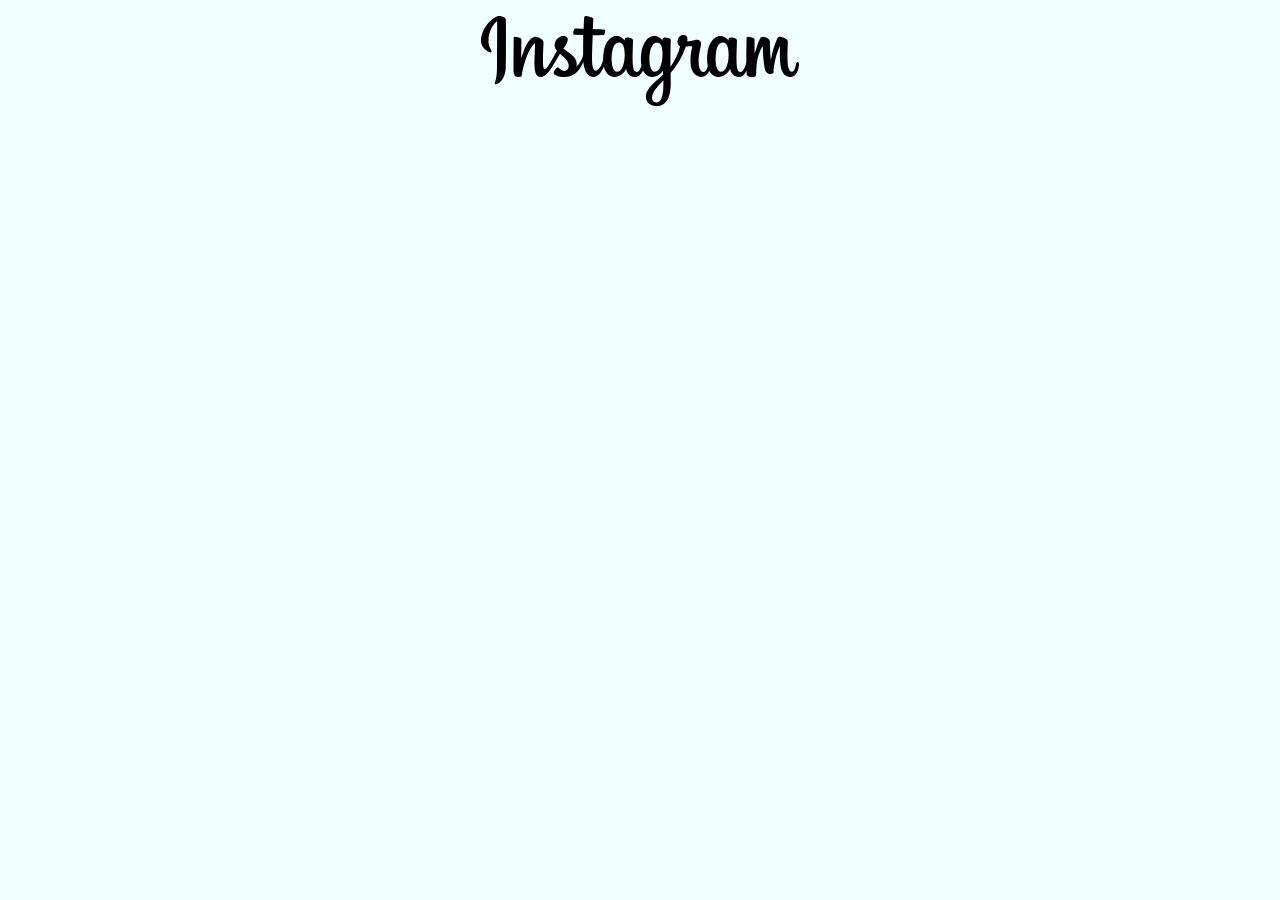
<file: instagram/index.html>
<!DOCTYPE html>
<html lang="en">
  <head>
    <meta charset="UTF-8" />
    <meta name="viewport" content="width=device-width, initial-scale=1.0" />
    <title>Frank GP Developer</title>
    <!-- <link rel="stylesheet" href="https://frank-gp.github.io/icon/icomoon/style.css" /> -->
    <link rel="stylesheet" href="icon-svg.css" />
  </head>
  <body>
    <!-- <script src="https://frank-gp.github.io/lib/js/console_in_dom.js"></script> -->
    <!-- <section id="consoleLog"></section> -->
    <template>
      <i class="icon-instagram"></i>
    </template>
    <style>
      body {
        margin: 0;
        padding: 0;
        max-width: 50rem;
        margin: auto;
        text-align: center;
        font-family: "Franklin Gothic Medium", "Arial Narrow", Arial, sans-serif;
        background-color: azure;
        color: indigo;
      }
      img {
        width: calc(100%);
        height: auto;
        aspect-ratio: 1/1;
        object-fit: cover;
      }
      .mainContainer {
        display: grid;
        grid-template-columns: repeat(3, 1fr); /* Creates three equal columns */
        gap: 0.1em; /* Adjust the gap between images */
      }
      .imgContainer {
        position: relative;
        display: flex;
        flex-wrap: wrap;
      }
      .icon-instagram,
      .icon-shopping-cart {
        position: absolute;
        /* opacity: 0; */
        opacity: 0.5;
        color: white;
        text-decoration: none;
        right: 5%;
        /* font-size: 2em; */
        /* font-size: 100%; */
        /*  */
        /* width: 14%; */
        filter: invert();
      }

      .imgContainer:hover::before {
        content: "";
        inset: 0;
        width: 100%;
        background-color: #2228;
        background: linear-gradient(45deg, #fff0, #0008);
        /* z-index: 2; */
        position: absolute;
      }
      .imgContainer:hover .icon-instagram,
      .imgContainer:hover .icon-shopping-cart {
        position: absolute;
        opacity: 0.7;
        /* background-color: #000; */
        /* filter: initial; */
      }
      [class^="icon-"] {
        padding: 0.2em;
      }
      .imgContainer [class^="icon-"]:hover {
        /* filter: initial; */
        opacity: 1;

        /* background-color: #fff; */
        /* border-radius: 0.4em; */
      }
      .icon-instagram {
        top: 5%;
      }
      .icon-shopping-cart {
        top: 20%;
        /* width: 10%; */
      }
      svg {
        margin: 1em;
      }
      .title {
        position: absolute;
        right: 1em;
        bottom: 0;
        color: white;
        font-size: 2.5vw;
        text-transform: capitalize;
      }
      @media (min-width: 40rem) {
.title{
  font-size: 1em;
}
      }
    </style>
    <!-- <h1>Instagram feed</h1> -->
    <svg width="20em" viewBox="0 0 103 29" fill="none" xmlns="http://www.w3.org/2000/svg">
      <path
        fill-rule="evenodd"
        clip-rule="evenodd"
        d="M5.57122 0.0997054C3.46872 0.978768 1.16684 3.45283 0.441845 6.56127C-0.48253 10.4944 3.35091 12.1528 3.6681 11.6091C4.0306 10.9747 2.97935 10.7572 2.76185 8.70908C2.48997 6.08095 3.71341 3.12658 5.25403 1.83971C5.54403 1.59502 5.52591 1.93033 5.52591 2.54658L5.47153 15.651C5.47153 18.4603 5.35372 19.3394 5.14528 20.2185C4.93684 21.1066 4.60153 21.7047 4.84622 21.9403C5.13622 22.1941 6.36872 21.5778 7.07559 20.581C7.88326 19.349 8.3031 17.9033 8.28091 16.4303C8.34435 14.5635 8.33528 11.6 8.34435 9.91439C8.34435 8.37377 8.37153 3.83346 8.31716 1.10564C8.29903 0.435018 6.44122 -0.262795 5.57122 0.108768V0.0997054ZM80.0015 13.2222C79.9726 14.3979 79.7011 15.5549 79.204 16.6206C78.4337 18.1794 76.8206 18.6597 76.1318 16.4213C75.7693 15.2069 75.7422 13.1678 76.014 11.4641C76.2859 9.7422 77.0472 8.42814 78.3068 8.54596C79.5575 8.66377 80.1375 10.2678 80.0015 13.2222ZM59.0218 22.2666C59.0037 24.6863 58.6231 26.8069 57.8075 27.4322C56.6384 28.3022 55.0887 27.6406 55.4059 25.8735C55.6868 24.3147 57.0372 22.7197 59.0309 20.7622L59.0218 22.2666ZM58.7047 13.2041C58.6516 14.3823 58.3813 15.5407 57.9072 16.6206C57.1368 18.1794 55.5147 18.6597 54.835 16.4213C54.3818 14.8897 54.4906 12.9141 54.7172 11.6635C55.0162 10.0503 55.7322 8.54596 57.01 8.54596C58.2606 8.54596 58.8768 9.90533 58.7047 13.2041ZM46.5518 13.186C46.5289 14.3759 46.2605 15.5483 45.7634 16.6297C44.9659 18.1703 43.38 18.6597 42.6822 16.4213C42.1837 14.8172 42.3559 12.615 42.5643 11.4369C42.8725 9.66971 43.6518 8.42814 44.8572 8.53689C46.1078 8.66377 46.7059 10.2588 46.5518 13.186ZM102.241 14.8263C101.942 14.8263 101.797 15.1435 101.688 15.6691C101.289 17.4997 100.872 17.9166 100.329 17.9166C99.7306 17.9166 99.1869 17.0103 99.0419 15.1978C98.9331 13.766 98.9512 11.1378 99.0962 8.51877C99.1234 7.98408 98.9693 7.45845 97.5284 6.93283C96.9122 6.70627 96.0059 6.37095 95.5618 7.45845C94.6644 9.52767 94.0311 11.7016 93.6768 13.9291C93.6768 13.9835 93.6043 13.9925 93.5862 13.8747C93.5228 13.0863 93.3506 11.6453 93.3325 8.62752C93.3325 8.03846 93.2056 7.54002 92.5531 7.13221C92.1272 6.86033 90.8493 6.39814 90.3781 6.95096C89.9884 7.40408 89.5262 8.64564 89.0459 10.1047L88.3753 12.0985L88.3843 7.67596C88.3843 7.22283 88.0762 7.06877 87.9765 7.04158C87.4448 6.87758 86.8986 6.76529 86.3453 6.70627C85.9103 6.70627 85.8015 6.95095 85.8015 7.31345C85.8015 7.35877 85.729 11.5275 85.729 14.4456V14.8625C85.4843 16.2038 84.6959 18.0253 83.835 18.0253C82.974 18.0253 82.5662 17.2641 82.5662 13.7841C82.5662 11.7541 82.6297 10.875 82.6568 9.40689C82.675 8.55502 82.7112 7.91158 82.7112 7.76658C82.7022 7.31345 81.9228 7.08689 81.5603 6.99627C81.1978 6.91471 80.8715 6.87845 80.6268 6.89658C80.2643 6.9147 80.0197 7.14127 80.0197 7.45845V7.95689C79.6285 7.33828 79.0463 6.86418 78.3612 6.60658C77.0562 6.21689 75.6968 6.56127 74.6728 7.99314C73.7888 9.25758 73.2685 10.7402 73.1684 12.2797C73.0234 13.6391 73.0778 15.0075 73.3225 16.1766C73.0234 17.4816 72.4525 18.0253 71.8362 18.0253C70.939 18.0253 70.2956 16.5572 70.3681 14.0378C70.4225 12.3703 70.7487 11.2013 71.1112 9.51564C71.2653 8.79064 71.1475 8.42814 70.8303 8.06564C70.5403 7.73033 69.924 7.55814 69.0268 7.76658C68.3925 7.91158 67.4862 8.07471 66.6706 8.19252C66.6706 8.19252 66.7159 8.0022 66.7612 7.64877C66.9697 5.80908 64.9669 5.95408 64.3234 6.54314C63.9428 6.89658 63.689 7.30439 63.5803 8.05658C63.4262 9.2347 64.3959 9.78752 64.3959 9.78752C63.7731 12.1398 62.7292 14.3598 61.3147 16.3397V15.7053C61.3056 12.6603 61.3418 10.2678 61.36 9.40689C61.3781 8.55502 61.4143 7.92971 61.4143 7.77564C61.4143 7.44939 61.215 7.32252 60.8162 7.16846C60.4537 7.02346 60.0368 6.93283 59.6018 6.89658C59.0581 6.85127 58.7228 7.14127 58.7318 7.48564V7.95689C58.3389 7.3363 57.7531 6.8619 57.0643 6.60658C55.7593 6.21689 54.4 6.56127 53.3759 7.99314C52.5236 9.27024 52.0063 10.7412 51.8715 12.2706C51.7356 13.6935 51.7537 14.8988 51.9531 15.9319C51.7447 16.956 51.1465 18.0163 50.4759 18.0163C49.615 18.0163 49.1165 17.2641 49.1165 13.7841C49.1165 11.7541 49.18 10.875 49.2072 9.40689C49.2253 8.55502 49.2615 7.91158 49.2615 7.76658C49.2615 7.31345 48.4731 7.08689 48.1106 6.99627C47.73 6.90564 47.3947 6.87846 47.15 6.90564C46.8147 6.92377 46.579 7.22283 46.579 7.44939V7.95689C46.1861 7.3363 45.6003 6.8619 44.9115 6.60658C43.6065 6.21689 42.2562 6.57033 41.2231 7.99314C40.5434 8.92658 39.9997 9.95971 39.7187 12.2525C39.6426 12.8658 39.6063 13.4833 39.61 14.1013C39.3381 15.7416 38.1509 17.6356 37.1812 17.6356C36.6103 17.6356 36.0665 16.5391 36.0665 14.1919C36.0665 11.0653 36.2659 6.61564 36.2931 6.1897L37.7612 6.16252C38.3775 6.16252 38.9303 6.17158 39.7459 6.12627C40.1537 6.10814 40.5434 4.64002 40.1265 4.45877C39.9362 4.37721 38.5859 4.30471 38.0422 4.29564C37.589 4.28658 36.3384 4.19596 36.3384 4.19596C36.3384 4.19596 36.4562 1.24158 36.4834 0.933455C36.5015 0.66158 36.1662 0.534705 35.9668 0.453143C35.5195 0.273102 35.0549 0.139485 34.5803 0.0543927C33.8915 -0.0815448 33.5834 0.0543926 33.52 0.634393C33.4293 1.51346 33.384 4.09627 33.384 4.09627C32.8765 4.09627 31.1456 3.99658 30.6472 3.99658C30.1759 3.99658 29.6684 6.00845 30.3209 6.03564L33.2209 6.11721L33.1937 12.035V12.461C32.7134 14.935 31.0459 16.2672 31.0459 16.2672C31.4084 14.636 30.6653 13.4125 29.3512 12.3703C28.8618 11.9897 27.9012 11.2647 26.8228 10.4672C26.8228 10.4672 27.4481 9.85096 28.0009 8.61845C28.3906 7.74846 28.4087 6.75158 27.4481 6.53408C25.8622 6.16252 24.5481 7.32252 24.1584 8.57314C24.0063 8.97798 23.9682 9.41677 24.0481 9.84178C24.128 10.2668 24.3229 10.6618 24.6115 10.9838L24.7475 11.156C24.385 11.8447 23.8956 12.7691 23.4787 13.4941C22.3278 15.4878 21.4487 17.0738 20.7872 17.0738C20.2615 17.0738 20.2706 15.4697 20.2706 13.9653C20.2706 12.6694 20.3612 10.721 20.4428 8.70908C20.47 8.03846 20.1347 7.65783 19.5728 7.31345C19.126 7.00438 18.6199 6.79145 18.0865 6.68814C17.4522 6.68814 15.6397 6.77877 13.9178 11.736C13.7093 12.3613 13.2834 13.4941 13.2834 13.4941L13.3197 7.54002C13.3197 7.39502 13.2472 7.26814 13.075 7.17752C12.5341 6.89001 11.9374 6.72306 11.3259 6.68814C10.9997 6.68814 10.8365 6.84221 10.8365 7.14127L10.7731 16.4756C10.7731 17.1825 10.7912 18.0072 10.8637 18.3697C10.9362 18.7322 11.045 19.0222 11.19 19.1944C11.3259 19.3756 11.489 19.5025 11.7518 19.5569C12.0056 19.6113 13.365 19.7835 13.4375 19.2669C13.5281 18.6416 13.5281 17.971 14.244 15.4606C15.3497 11.5547 16.7997 9.64252 17.4884 8.97189C17.6062 8.84502 17.7422 8.84502 17.7331 9.03533L17.5337 13.8566C17.3525 18.7231 18.2406 19.6203 19.5003 19.6203C20.47 19.6203 21.8384 18.6597 23.3065 16.231L25.7534 12.1528L27.1853 13.476C28.3453 14.5635 28.7259 15.6147 28.4722 16.6025C28.2818 17.3547 27.5478 18.1431 26.2609 17.3819C25.8803 17.1553 25.7172 16.9831 25.3456 16.7385C25.1372 16.6025 24.829 16.5572 24.6387 16.7022C24.1584 17.0647 23.8775 17.536 23.7234 18.1069C23.5693 18.6597 24.1312 18.9588 24.7112 19.2125C25.2097 19.4391 26.2881 19.6385 26.9768 19.6656C29.6412 19.7563 31.78 18.3788 33.2662 14.8263C33.5381 17.8894 34.6709 19.6294 36.6375 19.6294C37.9515 19.6294 39.2747 17.9256 39.8547 16.2581C40.0178 16.9378 40.2625 17.5269 40.5797 18.0344C42.1022 20.436 45.0475 19.9103 46.5247 17.8713C46.9778 17.246 47.0503 17.0194 47.0503 17.0194C47.0945 17.7055 47.3912 18.351 47.8832 18.8313C48.3752 19.3115 49.0277 19.5926 49.7147 19.6203C50.7115 19.6203 51.7356 19.1491 52.4606 17.5269C52.5422 17.7081 52.6418 17.8713 52.7325 18.0344C54.255 20.436 57.2003 19.9103 58.6775 17.8713L58.8587 17.6175L58.904 18.8863L57.5447 20.1278C55.2609 22.2122 53.5209 23.7981 53.394 25.6469C53.2309 28.0031 55.1431 28.8731 56.5931 28.991C57.3183 29.027 58.0401 28.8688 58.6837 28.5327C59.3274 28.1965 59.8696 27.6946 60.2543 27.0788C60.9612 26.0366 61.4325 23.7891 61.3962 21.5688L61.3418 18.3425C63.5126 15.8323 65.1802 12.9278 66.2537 9.78752C66.2537 9.78752 67.0965 9.79658 67.9937 9.7422C68.2837 9.72408 68.3653 9.77846 68.3109 9.98689C68.2475 10.2406 67.1781 14.3731 68.1568 17.1281C68.8275 19.0131 70.3318 19.6203 71.2381 19.6203C72.2803 19.6203 73.2862 18.8319 73.8209 17.6538L74.0293 18.0344C75.5518 20.436 78.4881 19.9103 79.9743 17.8713C80.3097 17.4181 80.5 17.0194 80.5 17.0194C80.8262 19.0131 82.3759 19.6294 83.264 19.6294C84.1884 19.6294 85.0765 19.2488 85.7834 17.5631C85.8106 18.3063 85.8559 18.9135 85.9284 19.1038C85.9737 19.2216 86.2365 19.3756 86.4359 19.4391C87.2787 19.7472 88.1396 19.6022 88.4659 19.5388C88.6834 19.4935 88.8556 19.3122 88.8828 18.8591C88.9462 17.6538 88.91 15.6328 89.2725 14.1375C89.8797 11.6091 90.4506 10.6303 90.7225 10.15C90.8765 9.87814 91.0487 9.83283 91.0578 10.1228C91.0668 10.7028 91.094 12.4066 91.3297 14.6994C91.5109 16.385 91.7465 17.3819 91.9187 17.69C92.4353 18.5963 93.0696 18.6416 93.5771 18.6416C93.9034 18.6416 94.5922 18.551 94.5287 17.98C94.5015 17.6991 94.5468 15.9681 95.1631 13.485C95.5528 11.8628 96.2053 10.4038 96.4409 9.86002C96.5315 9.66971 96.5769 9.82377 96.5769 9.86002C96.5225 10.9656 96.4137 14.6178 96.8668 16.6206C97.4831 19.3213 99.2684 19.6294 99.8937 19.6294C101.226 19.6294 102.313 18.6144 102.676 15.9591C102.767 15.3247 102.631 14.8263 102.241 14.8263Z"
        fill="black"
      />
    </svg>

    <main class="mainContainer"></main>
    <script>
      /* fgp555 */
      var access_token =
        "IGQVJVcWtzenFTZA0VrVHJNYVBpa0Y1UTFfYndDQ0YzS2hoLUM2YWlmM2szWGNKWEFpcVpfRUplMFRYbEJSZAjMwTG1VNjZARTi1jTm9HeFZAEZA2VCb1JiM1JVUERGQU5FdUpYMEFZARGt0N2ljQUM4RVZAHRwZDZD";
      /* enyeinnovation */
      var access_token =
        "IGQVJYZAWx2cnUwYUQ3V1phTXJ2alZArUVFxekpVZAWotSEJTM1ZATZAlVEOTcxRFBIczgxMWExMVAzQzJwdktMaVRyZAFI2RC15WVVKcURvYmF1blZAxZA3pXNmRQZAjBZAY2FOMU5ENjZAGUEpKWVh1djN4OEZALbAZDZD";

      // var urlFetch = "fgp555.json";
      // var urlFetch = "enyeinnovation.json";

      var url = "https://graph.instagram.com/me/media";
      var fields = "?fields=media_type,media_url,caption,permalink&access_token=";
      var access_token = "IGQVJYZAWx2cnUwYUQ3...";

      // var urlFetch = "https://enyeinnovation.github.io/json/ig_enyeinnovation.json";
      // var urlFetch = "https://enyeinnovation.github.io/json/ig/fgp555.json";
      // var urlFetch = "https://enyeinnovation.github.io/json/ig/enye.in.json";
      // var urlFetch = "enyein3.json";
      // var urlFetch = "enye.in.json";
      var urlFetch = "https://w.fgp.one/ig_json/data.json";
      // var urlFetch = url + fields + access_token

      fetch(urlFetch)
        .catch((error) => console.error(error))
        .then((response) => response.json())
        .then((arrayData) => function1(arrayData));

      let function1 = (arrayData) => {
        // console.log(arrayData);
        // console.log(arrayData.data[0].media_type);
        // console.log(arrayData.data[0].media_url);
        // arrayData.data.map(item => console.log(item.media_type))
        let html = "";
        arrayData.data.map((itemArray) => function2(itemArray));

        function function2(itemArray2) {
          let htmlDemo1 = "";
          htmlDemo1 += `<img src="${itemArray2.media_url}">`;
          htmlDemo1 += `
          <a class="icon-instagram" href="${itemArray2.permalink}" target="_blank" rel="noopener noreferrer">
          </a>
          `;
          // console.log(item.media_type);
          // var images = data.data.filter((item) => item.media_type === "IMAGE"); // Filter out only images

          if (itemArray2.media_type === "IMAGE") {
            // html += `
            // <a href="${item.permalink}" target="_blank">
            //     <img src="${item.media_url}" alt="" />
            // </a>`;

            let item_caption = itemArray2.caption;
            function funcCaption() {
              // ========== url... ==========
              if (item_caption) {
                // console.log(item_caption);
                // Regular expression to match URLs
                const urlRegex = /(https?:\/\/[^\s]+)/g;
                // Find all matches
                const urlMatches = item_caption.match(urlRegex);
                // Extract the first match (link)
                // console.log(urlMatches[0]);
                // console.log(urlMatches[1]);
                htmlDemo1 += `
              <a class="icon-shopping-cart" href="${urlMatches[0]}" target="_blank" rel="noopener noreferrer">
              </a>
              `;

                //   console.log(urlMatches[2]);
                // ========== url. ==========
                // ========== hashtag... ==========

                // Regular expression to match hashtags
                const hashtagRegex = /#(\w+)/g;
                // Find all matches
                const hashMatches = item_caption.match(hashtagRegex);
                // Print the extracted hashtags to the console
                // console.log(hashMatches[0]);
                // console.log(hashMatches[1]);

                // Log each extracted hashtag separately
                hashMatches.forEach((match) => {
                  // Remove the '#' symbol from the match
                  const matchSlice = match.slice(1);

                  // Print the hashtag to the console
                  // console.log(matchSlice);
                });
                // ========== hashtag. ==========
                // ========== title... ==========
                // const titleRegex = /_([^_]+)_/; // Regular expression to match text between underscores
                // const match = item_caption.match(titleRegex);
                // const title = match ? match[1] : "";
                const lines = item_caption.split("\n");
                const title = lines[0];

                // Output: "Title rhinoceros"
                console.log(title);
                htmlDemo1 += `
              <p class="title">${title}</P>
              `;

                // ========== title. ==========
                // ========== content... ==========

                // Remove the link
                const linkRemoved = item_caption.replace(/https?:\/\/\S+/g, "");

                // Remove the hashtag
                const hashtagRemoved = linkRemoved.replace(/#\S+/g, "");

                // console.log(hashtagRemoved);
                // ========== content. ==========
              }
            }
            funcCaption();
            // html += `
            // <p>${item_caption}</p>
            // `;
            let aside = document.createElement("aside");
            aside.innerHTML = htmlDemo1;
            aside.classList.add("imgContainer"); // Add the class to the aside element
            let mainContainer = document.querySelector(".mainContainer");
            mainContainer.insertAdjacentHTML("beforeend", aside.outerHTML);
          }
        }
        // mainContainer.insertAdjacentHTML("beforeend", html);
      };
    </script>
  </body>
</html>
</file>
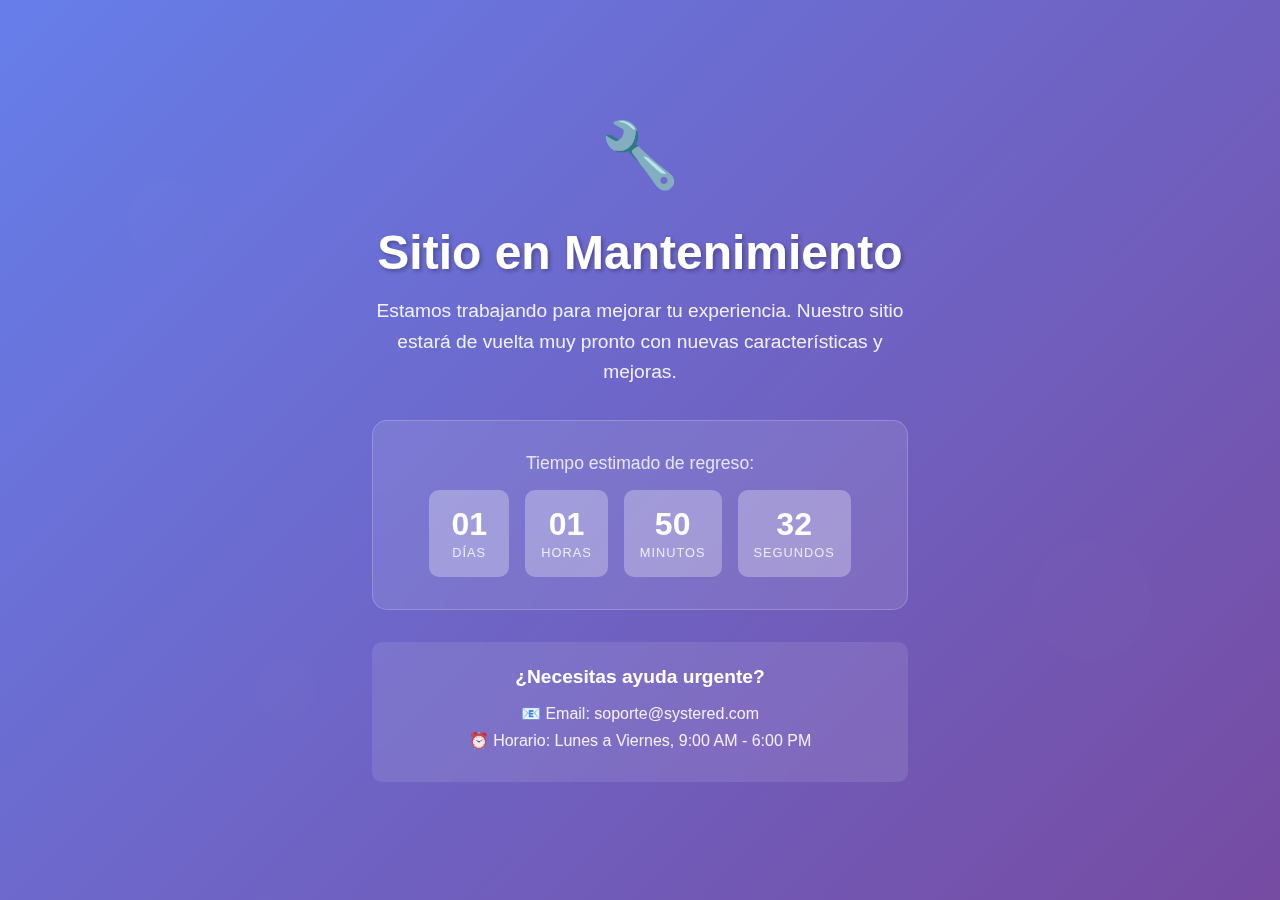
<file: mantenimiento/index.html>
<!DOCTYPE html>
<html lang="es">
  <head>
    <meta charset="UTF-8" />
    <meta name="viewport" content="width=device-width, initial-scale=1.0" />
    <title>Sitio en Mantenimiento</title>
    <style>
      * {
        margin: 0;
        padding: 0;
        box-sizing: border-box;
      }

      body {
        font-family: "Arial", sans-serif;
        background: linear-gradient(135deg, #667eea 0%, #764ba2 100%);
        min-height: 100vh;
        display: flex;
        align-items: center;
        justify-content: center;
        color: white;
        overflow: hidden;
      }

      .maintenance-container {
        text-align: center;
        padding: 2rem;
        max-width: 600px;
        position: relative;
        z-index: 2;
      }

      .maintenance-icon {
        font-size: 4rem;
        margin-bottom: 2rem;
        animation: bounce 2s infinite;
      }

      .maintenance-title {
        font-size: 3rem;
        font-weight: bold;
        margin-bottom: 1rem;
        text-shadow: 2px 2px 4px rgba(0, 0, 0, 0.3);
      }

      .maintenance-subtitle {
        font-size: 1.2rem;
        margin-bottom: 2rem;
        opacity: 0.9;
        line-height: 1.6;
      }

      .countdown-container {
        background: rgba(255, 255, 255, 0.1);
        backdrop-filter: blur(10px);
        border-radius: 15px;
        padding: 2rem;
        margin: 2rem 0;
        border: 1px solid rgba(255, 255, 255, 0.2);
      }

      .countdown-title {
        font-size: 1.1rem;
        margin-bottom: 1rem;
        opacity: 0.8;
      }

      .countdown-timer {
        display: flex;
        justify-content: center;
        gap: 1rem;
        flex-wrap: wrap;
      }

      .time-unit {
        background: rgba(255, 255, 255, 0.2);
        border-radius: 10px;
        padding: 1rem;
        min-width: 80px;
        backdrop-filter: blur(5px);
      }

      .time-number {
        font-size: 2rem;
        font-weight: bold;
        display: block;
      }

      .time-label {
        font-size: 0.8rem;
        opacity: 0.8;
        text-transform: uppercase;
        letter-spacing: 1px;
      }

      .contact-info {
        margin-top: 2rem;
        padding: 1.5rem;
        background: rgba(255, 255, 255, 0.1);
        border-radius: 10px;
        backdrop-filter: blur(10px);
      }

      .contact-info h3 {
        margin-bottom: 1rem;
        font-size: 1.2rem;
      }

      .contact-info p {
        margin-bottom: 0.5rem;
        opacity: 0.9;
      }

      .social-links {
        margin-top: 1.5rem;
        display: flex;
        justify-content: center;
        gap: 1rem;
      }

      .social-link {
        color: white;
        text-decoration: none;
        padding: 0.5rem 1rem;
        background: rgba(255, 255, 255, 0.2);
        border-radius: 25px;
        transition: all 0.3s ease;
      }

      .social-link:hover {
        background: rgba(255, 255, 255, 0.3);
        transform: translateY(-2px);
      }

      .animated-bg {
        position: fixed;
        top: 0;
        left: 0;
        width: 100%;
        height: 100%;
        z-index: 1;
        opacity: 0.1;
      }

      .floating-shape {
        position: absolute;
        background: rgba(255, 255, 255, 0.1);
        border-radius: 50%;
        animation: float 6s ease-in-out infinite;
      }

      .shape1 {
        width: 80px;
        height: 80px;
        top: 20%;
        left: 10%;
        animation-delay: 0s;
      }

      .shape2 {
        width: 120px;
        height: 120px;
        top: 60%;
        right: 10%;
        animation-delay: 2s;
      }

      .shape3 {
        width: 60px;
        height: 60px;
        bottom: 20%;
        left: 20%;
        animation-delay: 4s;
      }

      @keyframes bounce {
        0%,
        20%,
        50%,
        80%,
        100% {
          transform: translateY(0);
        }
        40% {
          transform: translateY(-20px);
        }
        60% {
          transform: translateY(-10px);
        }
      }

      @keyframes float {
        0%,
        100% {
          transform: translateY(0px) rotate(0deg);
        }
        50% {
          transform: translateY(-20px) rotate(180deg);
        }
      }

      @media (max-width: 768px) {
        .maintenance-title {
          font-size: 2rem;
        }

        .maintenance-container {
          padding: 1rem;
        }

        .countdown-timer {
          gap: 0.5rem;
        }

        .time-unit {
          min-width: 60px;
          padding: 0.7rem;
        }

        .time-number {
          font-size: 1.5rem;
        }
      }
    </style>
  </head>
  <body>
    <div class="animated-bg">
      <div class="floating-shape shape1"></div>
      <div class="floating-shape shape2"></div>
      <div class="floating-shape shape3"></div>
    </div>

    <div class="maintenance-container">
      <div class="maintenance-icon">🔧</div>

      <h1 class="maintenance-title">Sitio en Mantenimiento</h1>

      <p class="maintenance-subtitle">
        Estamos trabajando para mejorar tu experiencia. Nuestro sitio estará de vuelta muy pronto con nuevas
        características y mejoras.
      </p>

      <div class="countdown-container">
        <p class="countdown-title">Tiempo estimado de regreso:</p>
        <div class="countdown-timer" id="countdown">
          <div class="time-unit">
            <span class="time-number" id="days">00</span>
            <span class="time-label">Días</span>
          </div>
          <div class="time-unit">
            <span class="time-number" id="hours">00</span>
            <span class="time-label">Horas</span>
          </div>
          <div class="time-unit">
            <span class="time-number" id="minutes">00</span>
            <span class="time-label">Minutos</span>
          </div>
          <div class="time-unit">
            <span class="time-number" id="seconds">00</span>
            <span class="time-label">Segundos</span>
          </div>
        </div>
      </div>

      <div class="contact-info">
        <h3>¿Necesitas ayuda urgente?</h3>
        <p>📧 Email: soporte@systered.com</p>
        <!-- <p>📞 Teléfono: +51 XXX XXX XXX</p> -->
        <p>⏰ Horario: Lunes a Viernes, 9:00 AM - 6:00 PM</p>

        <!-- <div class="social-links">
          <a href="#" class="social-link">Facebook</a>
          <a href="#" class="social-link">Twitter</a>
          <a href="#" class="social-link">Instagram</a>
        </div> -->
      </div>
    </div>

    <script>
      // Configurar fecha de finalización del mantenimiento (cambiar según necesites)
      const maintenanceEnd = new Date();
      maintenanceEnd.setDate(maintenanceEnd.getDate() + 1); // 1 día desde ahora
      maintenanceEnd.setHours(14, 0, 0, 0); // A las 2:00 PM

      function updateCountdown() {
        const now = new Date().getTime();
        const endTime = maintenanceEnd.getTime();
        const timeLeft = endTime - now;

        if (timeLeft > 0) {
          const days = Math.floor(timeLeft / (1000 * 60 * 60 * 24));
          const hours = Math.floor((timeLeft % (1000 * 60 * 60 * 24)) / (1000 * 60 * 60));
          const minutes = Math.floor((timeLeft % (1000 * 60 * 60)) / (1000 * 60));
          const seconds = Math.floor((timeLeft % (1000 * 60)) / 1000);

          document.getElementById("days").textContent = days.toString().padStart(2, "0");
          document.getElementById("hours").textContent = hours.toString().padStart(2, "0");
          document.getElementById("minutes").textContent = minutes.toString().padStart(2, "0");
          document.getElementById("seconds").textContent = seconds.toString().padStart(2, "0");
        } else {
          // El mantenimiento ha terminado
          document.getElementById("countdown").innerHTML =
            '<div class="time-unit"><span class="time-number">✅</span><span class="time-label">Completado</span></div>';
        }
      }

      // Actualizar cada segundo
      updateCountdown();
      setInterval(updateCountdown, 1000);

      // Efecto de partículas simple
      function createParticle() {
        const particle = document.createElement("div");
        particle.style.position = "fixed";
        particle.style.width = "4px";
        particle.style.height = "4px";
        particle.style.background = "rgba(255, 255, 255, 0.5)";
        particle.style.borderRadius = "50%";
        particle.style.pointerEvents = "none";
        particle.style.zIndex = "1";

        const startX = Math.random() * window.innerWidth;
        const startY = window.innerHeight + 10;

        particle.style.left = startX + "px";
        particle.style.top = startY + "px";

        document.body.appendChild(particle);

        const animation = particle.animate(
          [
            { transform: "translateY(0px)", opacity: 1 },
            { transform: `translateY(-${window.innerHeight + 20}px)`, opacity: 0 },
          ],
          {
            duration: Math.random() * 3000 + 2000,
            easing: "linear",
          }
        );

        animation.onfinish = () => particle.remove();
      }

      // Crear partículas ocasionalmente
      setInterval(createParticle, 300);
    </script>
  </body>
</html>
</file>
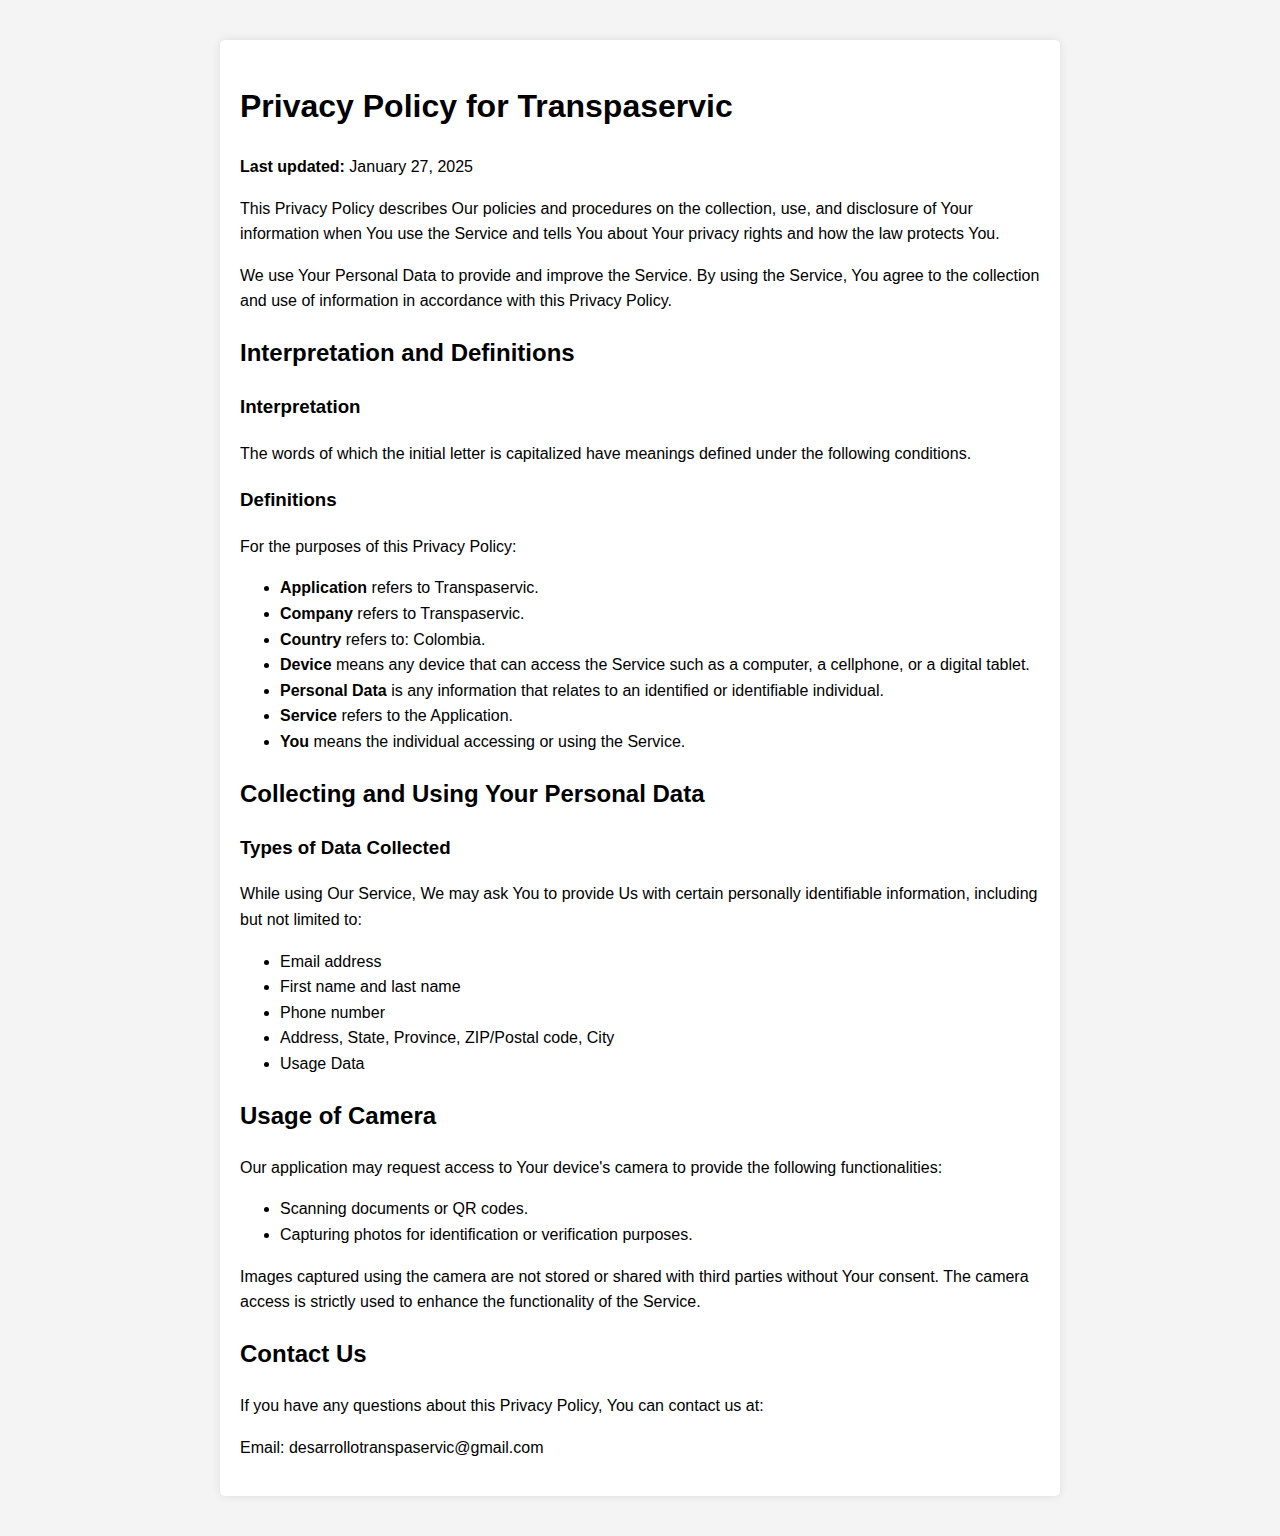
<file: systered/privacy-policy.html>
<!DOCTYPE html>
<html lang="en">
  <head>
    <meta charset="UTF-8" />
    <meta name="viewport" content="width=device-width, initial-scale=1.0" />
    <title>Privacy Policy - Transpaservic</title>
    <style>
      body {
        font-family: Arial, sans-serif;
        line-height: 1.6;
        margin: 20px;
        padding: 20px;
        background-color: #f4f4f4;
      }
      .container {
        max-width: 800px;
        margin: auto;
        background: white;
        padding: 20px;
        border-radius: 5px;
        box-shadow: 0px 0px 10px rgba(0, 0, 0, 0.1);
      }
    </style>
  </head>
  <body>
    <div class="container">
      <h1>Privacy Policy for Transpaservic</h1>
      <p><strong>Last updated:</strong> January 27, 2025</p>

      <p>
        This Privacy Policy describes Our policies and procedures on the collection, use, and disclosure of Your information when You use the Service and tells You about Your
        privacy rights and how the law protects You.
      </p>

      <p>
        We use Your Personal Data to provide and improve the Service. By using the Service, You agree to the collection and use of information in accordance with this Privacy
        Policy.
      </p>

      <h2>Interpretation and Definitions</h2>
      <h3>Interpretation</h3>
      <p>The words of which the initial letter is capitalized have meanings defined under the following conditions.</p>

      <h3>Definitions</h3>
      <p>For the purposes of this Privacy Policy:</p>
      <ul>
        <li><strong>Application</strong> refers to Transpaservic.</li>
        <li><strong>Company</strong> refers to Transpaservic.</li>
        <li><strong>Country</strong> refers to: Colombia.</li>
        <li><strong>Device</strong> means any device that can access the Service such as a computer, a cellphone, or a digital tablet.</li>
        <li><strong>Personal Data</strong> is any information that relates to an identified or identifiable individual.</li>
        <li><strong>Service</strong> refers to the Application.</li>
        <li><strong>You</strong> means the individual accessing or using the Service.</li>
      </ul>

      <h2>Collecting and Using Your Personal Data</h2>
      <h3>Types of Data Collected</h3>
      <p>While using Our Service, We may ask You to provide Us with certain personally identifiable information, including but not limited to:</p>
      <ul>
        <li>Email address</li>
        <li>First name and last name</li>
        <li>Phone number</li>
        <li>Address, State, Province, ZIP/Postal code, City</li>
        <li>Usage Data</li>
      </ul>

      <h2>Usage of Camera</h2>
      <p>Our application may request access to Your device's camera to provide the following functionalities:</p>
      <ul>
        <li>Scanning documents or QR codes.</li>
        <li>Capturing photos for identification or verification purposes.</li>
      </ul>
      <p>
        Images captured using the camera are not stored or shared with third parties without Your consent. The camera access is strictly used to enhance the functionality of the
        Service.
      </p>

      <h2>Contact Us</h2>
      <p>If you have any questions about this Privacy Policy, You can contact us at:</p>
      <p>Email: desarrollotranspaservic@gmail.com</p>
    </div>
  </body>
</html>
</file>
<file: instagram/icon-svg.css>
[class^="icon-"] {
  /* width: 10%; */
  /* width: 10vw; */
  width: 10%;
  /* font-size: 2em; */
  display: inline-block;
  /* width: 100%; */
  aspect-ratio: 1/1;
}
.icon-youtube-color {
  content: url("data:image/svg+xml;charset=utf-8,<svg xmlns='http://www.w3.org/2000/svg'  viewBox='0 0 29 20' fill='none'><path d='M27.9727 3.12324C27.6435 1.89323 26.6768 0.926623 25.4468 0.597366C23.2197 1.78814e-07 14.285 0 14.285 0C14.285 0 5.35042 1.78814e-07 3.12323 0.597366C1.89323 0.926623 0.926623 1.89323 0.597366 3.12324C1.78814e-07 5.35042 0 10 0 10C0 10 1.78814e-07 14.6496 0.597366 16.8768C0.926623 18.1068 1.89323 19.0734 3.12323 19.4026C5.35042 20 14.285 20 14.285 20C14.285 20 23.2197 20 25.4468 19.4026C26.6768 19.0734 27.6435 18.1068 27.9727 16.8768C28.5701 14.6496 28.5701 10 28.5701 10C28.5701 10 28.5677 5.35042 27.9727 3.12324Z' fill='%23FF0000'/><path d='M11.4253 14.2854L18.8477 10.0004L11.4253 5.71533V14.2854Z' fill='white'/></svg>");
}
.icon-whatsapp {
  content: url('data:image/svg+xml;charset=utf-8,<svg version="1.1" xmlns="http://www.w3.org/2000/svg"  viewBox="0 0 928 1024"> <title></title> <g id="icomoon-ignore"> </g> <path d="M582.587 557.542c9.931 0 104.992 49.59 109.078 56.582 1.177 2.909 1.177 6.402 1.177 8.755 0 14.569-4.672 30.905-9.931 44.328-13.427 32.668-67.655 53.673-100.91 53.673-27.996 0-85.75-24.5-110.841-36.164-83.432-37.927-135.341-102.673-185.518-176.764-22.181-32.668-42.009-72.914-41.423-113.16v-4.672c1.177-38.514 15.159-65.923 43.155-92.155 8.755-8.168 18.099-12.837 30.349-12.837 6.991 0 14.013 1.763 21.594 1.763 15.746 0 18.655 4.672 24.5 19.828 4.082 9.931 33.845 89.247 33.845 95.095 0 22.181-40.246 47.237-40.246 60.664 0 2.909 1.177 5.849 2.909 8.755 12.837 27.409 37.34 58.932 59.487 79.905 26.819 25.677 55.405 42.599 88.073 58.932 4.082 2.319 8.168 4.082 12.837 4.082 17.509 0 46.681-56.582 61.84-56.582zM464.168 866.707c201.854 0 366.334-164.514 366.334-366.334s-164.514-366.334-366.334-366.334-366.334 164.514-366.334 366.334c0 76.996 24.5 152.264 70.005 214.655l-46.095 135.931 141.156-44.918c59.487 39.070 130.082 60.664 201.264 60.664zM464.168 60.506c242.687 0 439.834 197.182 439.834 439.834s-197.182 439.834-439.834 439.834c-74.091 0-147.591-18.655-212.928-54.849l-243.243 78.173 79.349-236.251c-41.423-68.242-63.017-147.005-63.017-226.91 0-242.687 197.182-439.834 439.834-439.834z"></path> </svg>');
}
.icon-instagram {
  content: url('data:image/svg+xml;charset=utf-8,<svg version="1.1" xmlns="http://www.w3.org/2000/svg" width="864" height="1024" viewBox="0 0 864 1024"><title></title><g id="icomoon-ignore"></g><path d="M585.152 521.152c0-80.576-65.728-146.272-146.272-146.272s-146.272 65.728-146.272 146.272 65.728 146.272 146.272 146.272 146.272-65.728 146.272-146.272zM664 521.152c0 124.576-100.576 225.152-225.152 225.152s-225.152-100.576-225.152-225.152 100.576-225.152 225.152-225.152 225.152 100.576 225.152 225.152zM725.728 286.848c0 29.152-23.424 52.576-52.576 52.576s-52.576-23.424-52.576-52.576 23.424-52.576 52.576-52.576 52.576 23.424 52.576 52.576zM438.848 161.152c-64 0-201.152-5.152-258.848 17.728-20 8-34.848 17.728-50.272 33.152s-25.152 30.272-33.152 50.272c-22.848 57.728-17.728 194.848-17.728 258.848s-5.152 201.152 17.728 258.848c8 20 17.728 34.848 33.152 50.272s30.272 25.152 50.272 33.152c57.728 22.848 194.848 17.728 258.848 17.728s201.152 5.152 258.848-17.728c20-8 34.848-17.728 50.272-33.152s25.152-30.272 33.152-50.272c22.848-57.728 17.728-194.848 17.728-258.848s5.152-201.152-17.728-258.848c-8-20-17.728-34.848-33.152-50.272s-30.272-25.152-50.272-33.152c-57.728-22.848-194.848-17.728-258.848-17.728zM877.728 521.152c0 60.576 0.576 120.576-2.848 181.152-3.424 70.272-19.424 132.576-70.848 184s-113.728 67.424-184 70.848c-60.576 3.424-120.576 2.848-181.152 2.848s-120.576 0.576-181.152-2.848c-70.272-3.424-132.576-19.424-184-70.848s-67.424-113.728-70.848-184c-3.424-60.576-2.848-120.576-2.848-181.152s-0.576-120.576 2.848-181.152c3.424-70.272 19.424-132.576 70.848-184s113.728-67.424 184-70.848c60.576-3.424 120.576-2.848 181.152-2.848s120.576-0.576 181.152 2.848c70.272 3.424 132.576 19.424 184 70.848s67.424 113.728 70.848 184c3.424 60.576 2.848 120.576 2.848 181.152z"></path></svg>');
}
.icon-public {
  content: url('data:image/svg+xml;charset=utf-8,<svg version="1.1" xmlns="http://www.w3.org/2000/svg" width="1024" height="1024" viewBox="0 0 1024 1024"><title></title><g id="icomoon-ignore"></g><path fill="black" d="M512 938.667q-88.533 0-166.4-33.6t-135.467-91.2-91.2-135.467-33.6-166.4 33.6-166.4 91.2-135.467 135.467-91.2 166.4-33.6 166.4 33.6 135.467 91.2 91.2 135.467 33.6 166.4-33.6 166.4-91.2 135.467-135.467 91.2-166.4 33.6zM466.133 873.6v-87.467q-37.333 0-62.933-27.733t-25.6-65.067v-46.933l-218.667-218.667q-5.333 21.333-7.467 42.133t-2.133 42.133q0 138.667 90.133 242.133t226.667 119.467zM779.733 758.4q23.467-25.6 41.067-54.4t29.867-60.267 18.133-64.533 5.867-67.2q0-113.067-61.867-205.333t-165.333-134.933v19.2q0 37.333-25.6 65.067t-62.933 27.733h-92.8v92.8q0 18.133-14.4 29.867t-32.533 11.733h-88.533v93.867h275.2q18.133 0 29.867 13.867t11.733 32v135.467h45.867q30.933 0 54.4 18.133t32 46.933z"></path></svg>');
}
.icon-shopping-cart {
    content: url('data:image/svg+xml;charset=utf-8,<svg version="1.1" xmlns="http://www.w3.org/2000/svg" width="1024" height="1024" viewBox="0 0 1024 1024"><title></title><g id="icomoon-ignore"></g><path fill="%23000" d="M311.794 1024q-38.176 0-65.090-27.185t-26.914-65.362 27.185-65.090 65.362-26.914 65.090 27.185 26.914 65.362-27.185 65.090-65.362 26.914zM824.434 1024q-38.176 0-65.090-27.185t-26.914-65.362 27.185-65.090 65.362-26.914 65.090 27.185 26.914 65.362-27.185 65.090-65.362 26.914zM245.423 178.144l140.976 292.205h369.101l160.2-292.205h-670.277zM206.975 101.248h754.958q29.431 0 44.786 26.914t-0.024 53.827l-173.016 311.429q-14.097 24.351-36.601 39.088-22.505 14.739-49.266 14.739h-388.325l-71.769 133.286h629.265v76.896h-617.731q-53.827 0-77.536-35.885t0.64-80.741l82.023-151.229-194.803-412.676h-99.965v-76.896h149.947l47.42 101.247zM386.399 470.349v0z"></path></svg>');}
</file>
